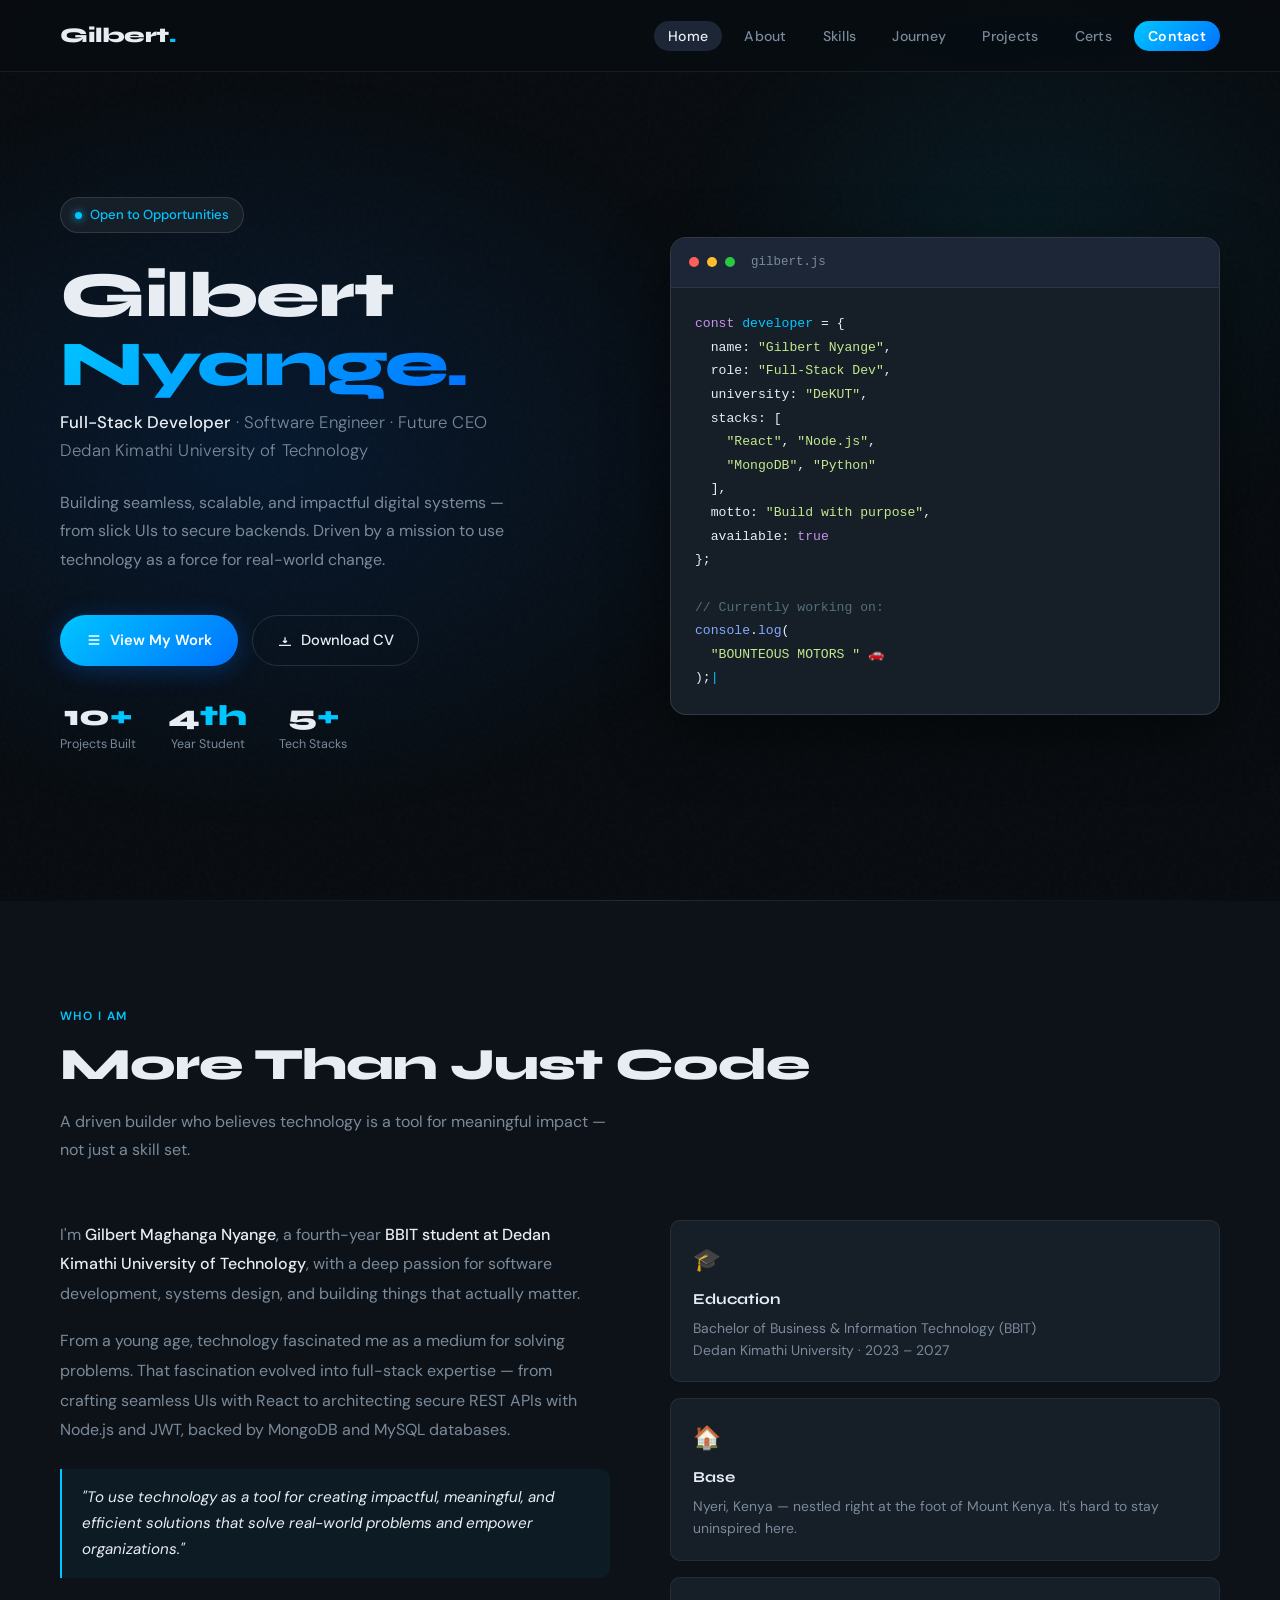
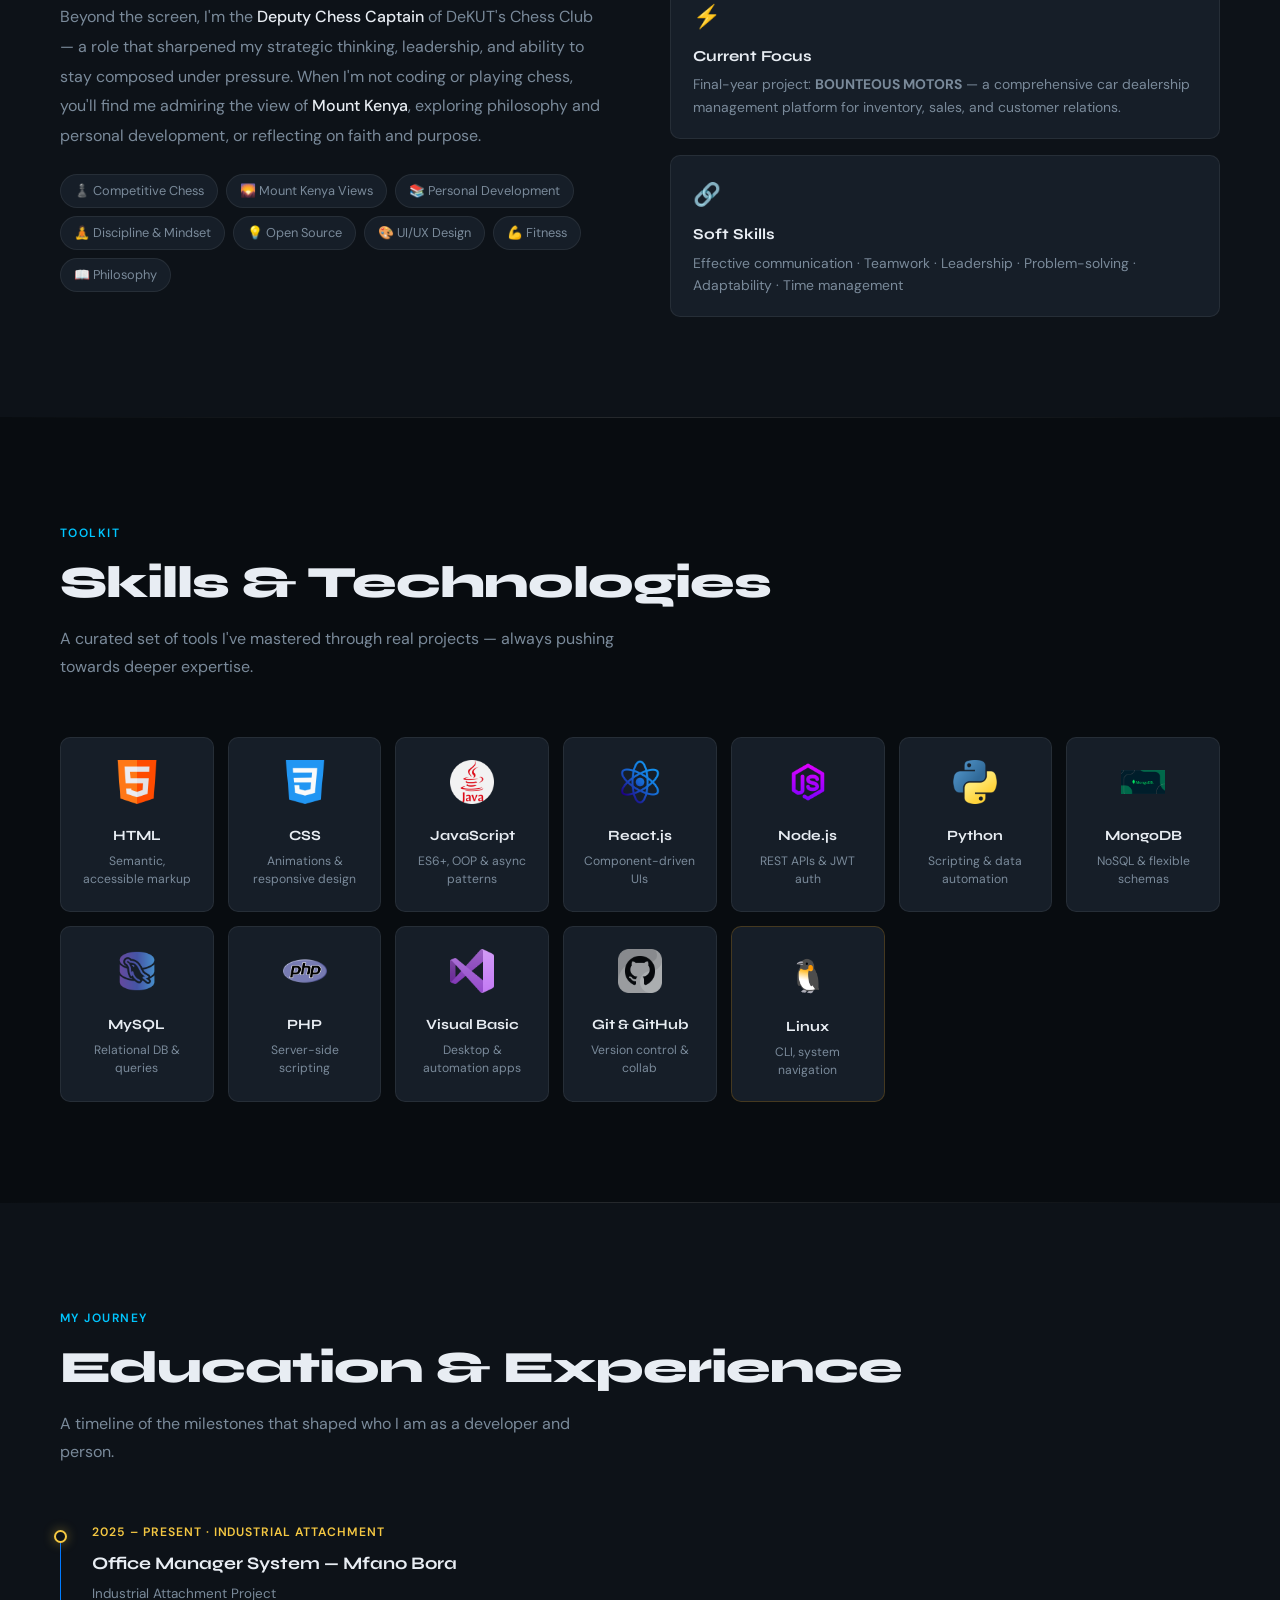
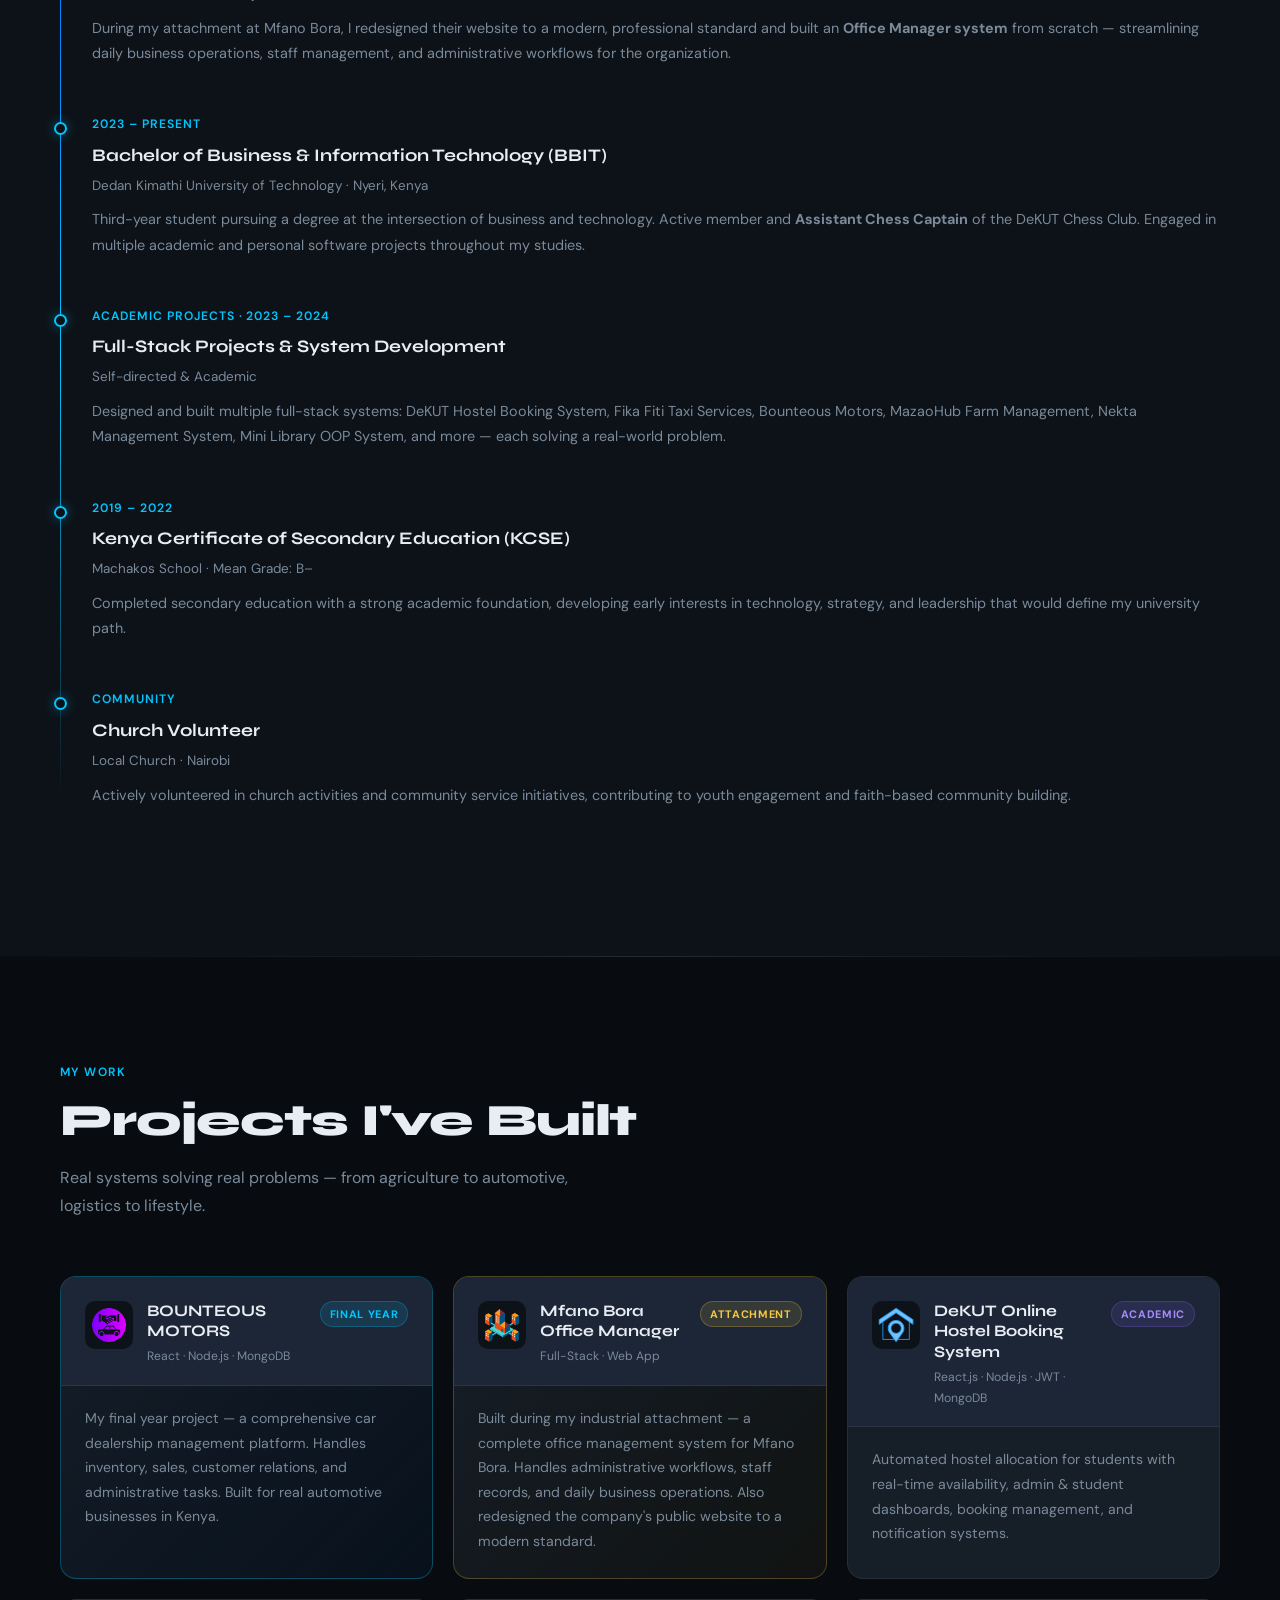
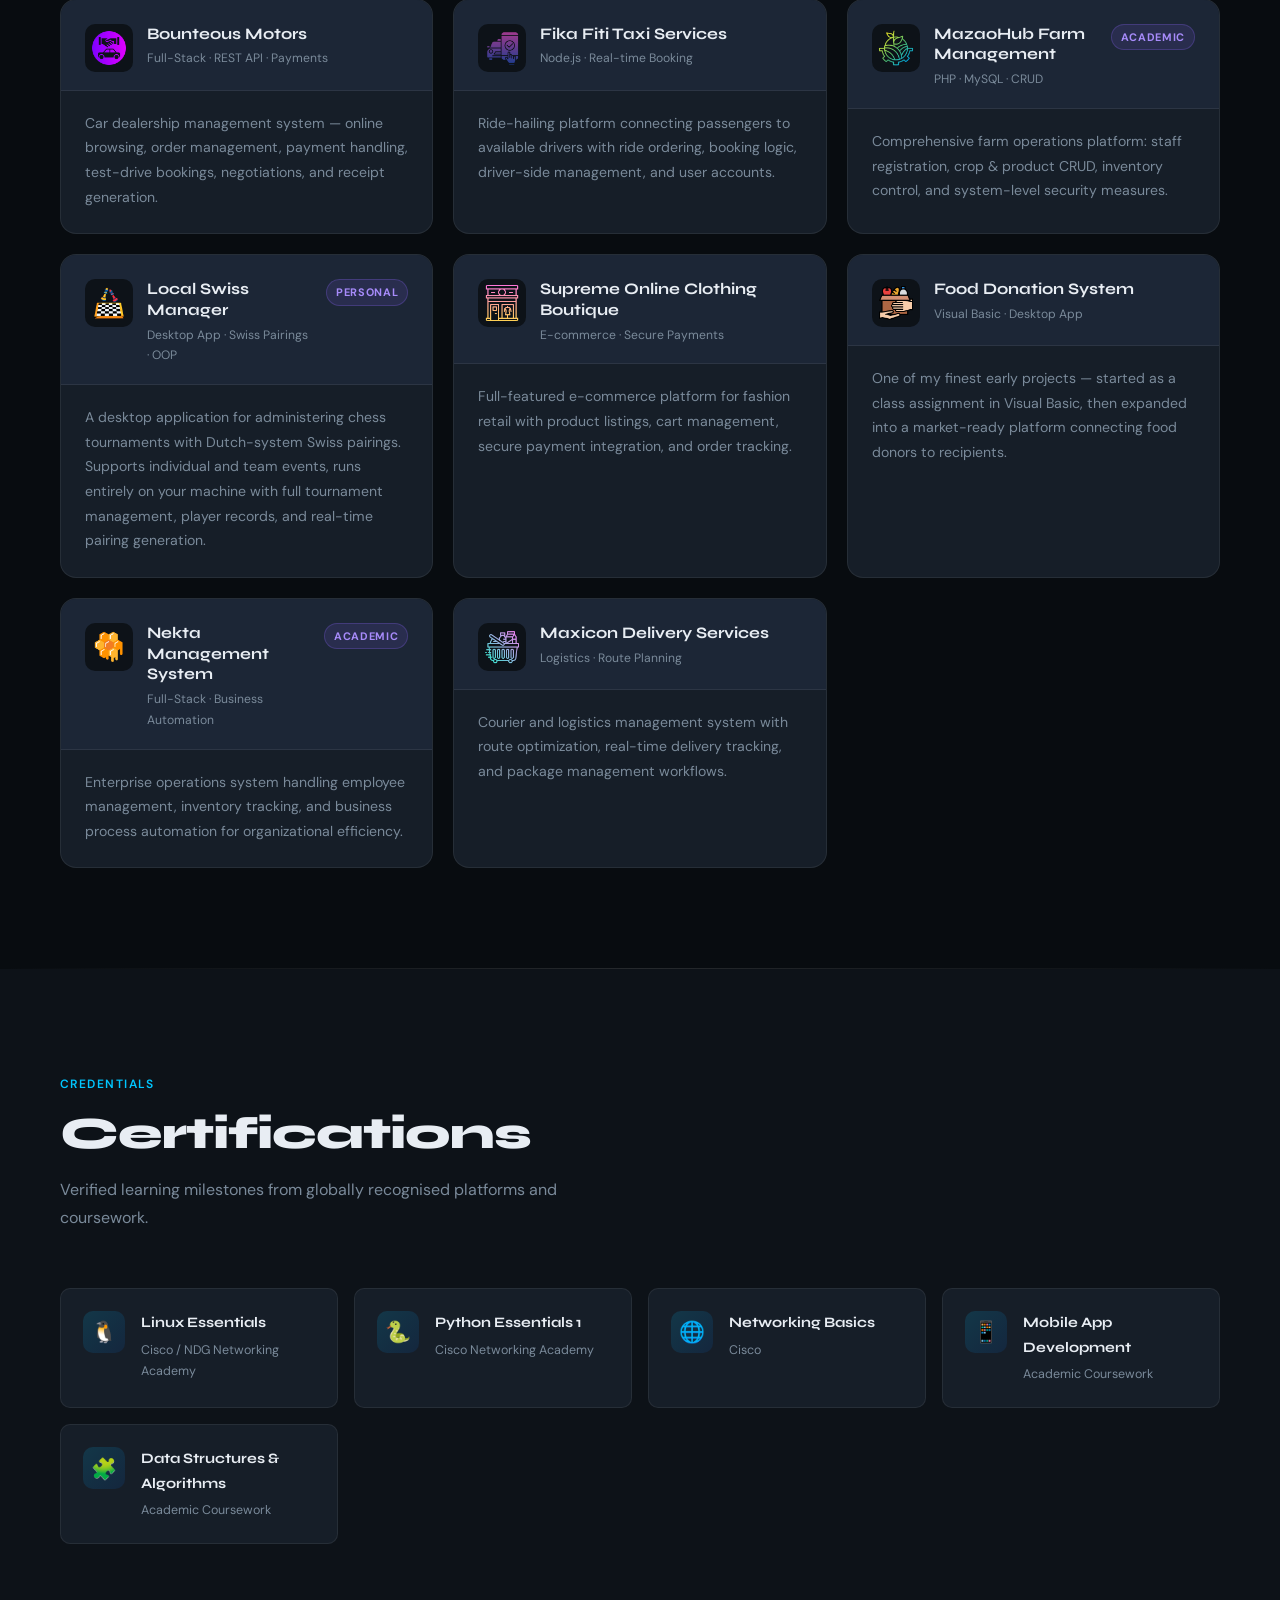
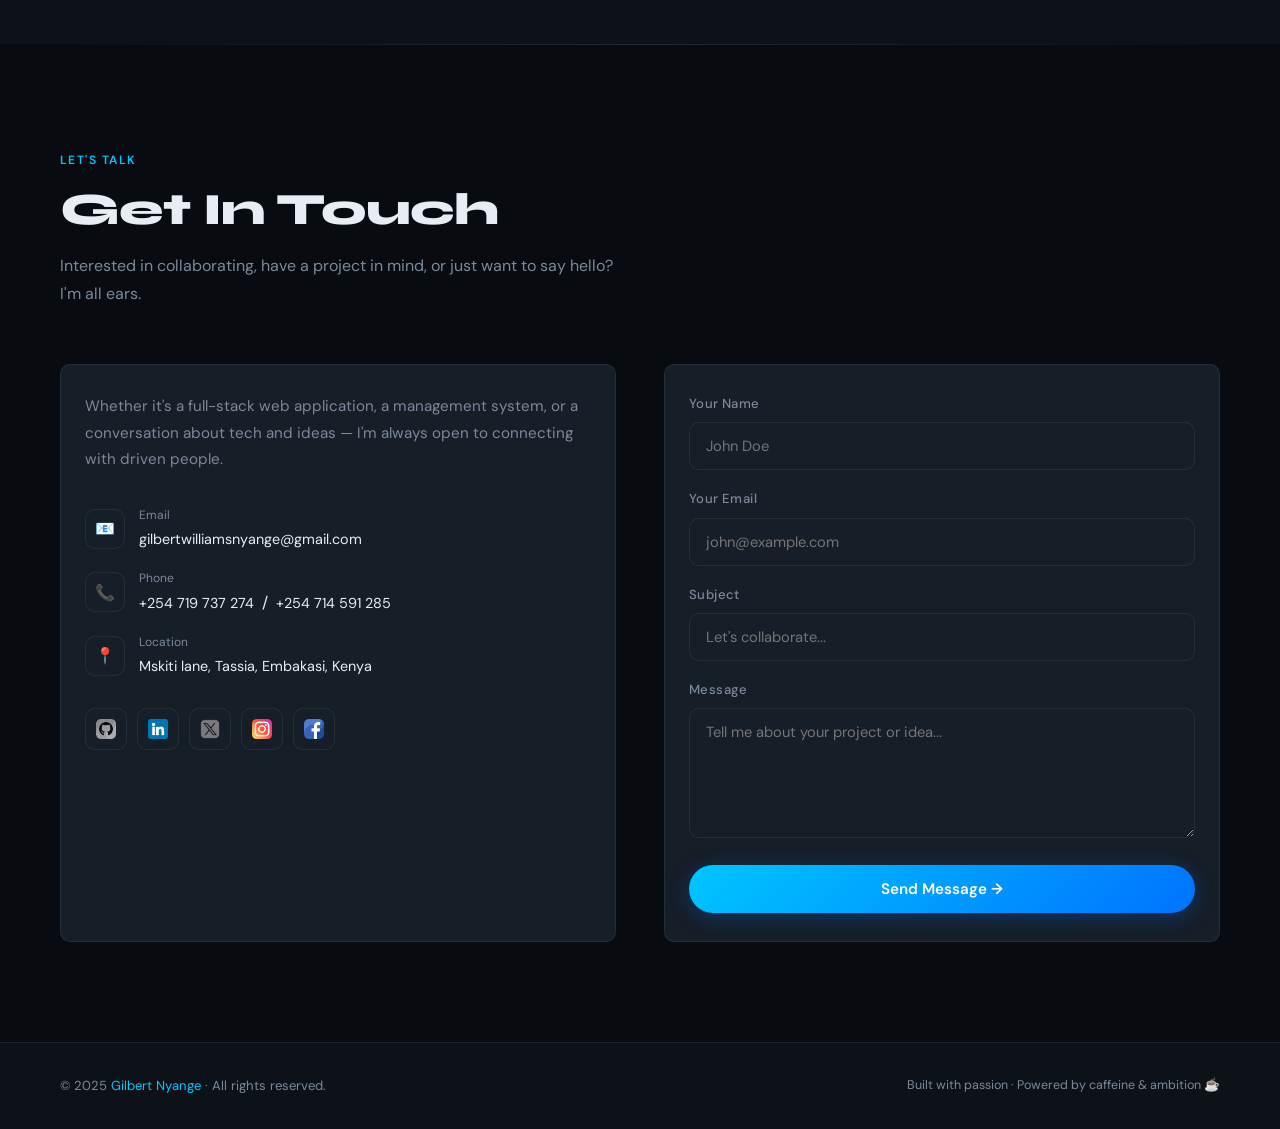
<file: index.html>
<!doctype html>
<html lang="en">
  <head>
    <meta charset="UTF-8" />
    <meta name="viewport" content="width=device-width, initial-scale=1.0" />
    <title>Gilbert Nyange — Portfolio</title>
    <link rel="preconnect" href="https://fonts.googleapis.com" />
    <link rel="preconnect" href="https://fonts.gstatic.com" crossorigin />
    <link
      href="https://fonts.googleapis.com/css2?family=Syne:wght@400;600;700;800&family=DM+Sans:ital,opsz,wght@0,9..40,300;0,9..40,400;0,9..40,500;1,9..40,300&display=swap"
      rel="stylesheet"
    />
    <style>
      /* ── RESET & BASE ────────────────────────────────────── */
      *,
      *::before,
      *::after {
        box-sizing: border-box;
        margin: 0;
        padding: 0;
      }

      :root {
        --bg: #080c10;
        --bg2: #0d1218;
        --bg3: #121921;
        --surface: #161e28;
        --surface2: #1c2636;
        --border: rgba(255, 255, 255, 0.07);
        --border2: rgba(255, 255, 255, 0.12);
        --accent: #00c6ff;
        --accent2: #0072ff;
        --gold: #f5c842;
        --text: #e8edf3;
        --muted: #7a8a9a;
        --dim: #3a4a5a;
        --font-display: "Syne", sans-serif;
        --font-body: "DM Sans", sans-serif;
        --nav-h: 72px;
        --max-w: 1160px;
        --radius: 16px;
        --radius-sm: 10px;
      }

      html {
        scroll-behavior: smooth;
      }

      body {
        background: var(--bg);
        color: var(--text);
        font-family: var(--font-body);
        font-size: 16px;
        line-height: 1.7;
        overflow-x: hidden;
      }

      /* Noise grain overlay */
      body::before {
        content: "";
        position: fixed;
        inset: 0;
        z-index: 0;
        background-image: url("data:image/svg+xml,%3Csvg viewBox='0 0 256 256' xmlns='http://www.w3.org/2000/svg'%3E%3Cfilter id='noise'%3E%3CfeTurbulence type='fractalNoise' baseFrequency='0.9' numOctaves='4' stitchTiles='stitch'/%3E%3C/filter%3E%3Crect width='100%25' height='100%25' filter='url(%23noise)' opacity='1'/%3E%3C/svg%3E");
        opacity: 0.025;
        pointer-events: none;
      }

      /* ── SCROLLBAR ───────────────────────────────────────── */
      ::-webkit-scrollbar {
        width: 4px;
      }
      ::-webkit-scrollbar-track {
        background: var(--bg);
      }
      ::-webkit-scrollbar-thumb {
        background: var(--accent2);
        border-radius: 2px;
      }

      /* ── SELECTION ──────────────────────────────────────── */
      ::selection {
        background: rgba(0, 198, 255, 0.2);
        color: var(--accent);
      }

      /* ── NAVBAR ─────────────────────────────────────────── */
      nav {
        position: fixed;
        top: 0;
        left: 0;
        right: 0;
        height: var(--nav-h);
        z-index: 1000;
        display: flex;
        align-items: center;
        justify-content: space-between;
        padding: 0 clamp(20px, 5vw, 60px);
        background: rgba(8, 12, 16, 0.75);
        backdrop-filter: blur(20px) saturate(180%);
        border-bottom: 1px solid var(--border);
        transition: background 0.3s;
      }

      nav.scrolled {
        background: rgba(8, 12, 16, 0.95);
      }

      .nav-logo {
        font-family: var(--font-display);
        font-size: 1.3rem;
        font-weight: 800;
        color: var(--text);
        text-decoration: none;
        letter-spacing: -0.5px;
      }
      .nav-logo span {
        color: var(--accent);
      }

      .nav-links {
        display: flex;
        gap: 8px;
        list-style: none;
      }

      .nav-links a {
        color: var(--muted);
        text-decoration: none;
        font-size: 0.88rem;
        font-weight: 500;
        padding: 6px 14px;
        border-radius: 40px;
        letter-spacing: 0.02em;
        transition:
          color 0.2s,
          background 0.2s;
      }
      .nav-links a:hover,
      .nav-links a.active {
        color: var(--text);
        background: var(--surface2);
      }

      .nav-cta {
        background: linear-gradient(
          135deg,
          var(--accent),
          var(--accent2)
        ) !important;
        color: #fff !important;
        font-weight: 600 !important;
      }
      .nav-cta:hover {
        opacity: 0.88;
      }

      .hamburger {
        display: none;
        flex-direction: column;
        gap: 5px;
        cursor: pointer;
        padding: 4px;
        background: none;
        border: none;
      }
      .hamburger span {
        display: block;
        width: 24px;
        height: 2px;
        background: var(--text);
        border-radius: 2px;
        transition:
          transform 0.3s,
          opacity 0.3s;
      }

      /* ── SECTIONS WRAPPER ────────────────────────────────── */
      section {
        position: relative;
        z-index: 1;
      }

      /* ── HERO ────────────────────────────────────────────── */
      #home {
        min-height: 100vh;
        display: flex;
        align-items: center;
        padding: calc(var(--nav-h) + 60px) clamp(20px, 5vw, 60px) 80px;
        overflow: hidden;
      }

      /* Animated gradient orbs */
      #home::after {
        content: "";
        position: absolute;
        inset: 0;
        z-index: 0;
        background:
          radial-gradient(
            ellipse 60% 60% at 20% 50%,
            rgba(0, 114, 255, 0.13) 0%,
            transparent 70%
          ),
          radial-gradient(
            ellipse 40% 50% at 80% 30%,
            rgba(0, 198, 255, 0.08) 0%,
            transparent 70%
          );
        animation: orb 12s ease-in-out infinite alternate;
      }
      @keyframes orb {
        0% {
          background-position:
            20% 50%,
            80% 30%;
        }
        100% {
          background-position:
            25% 55%,
            75% 25%;
        }
      }

      .hero-inner {
        position: relative;
        z-index: 1;
        max-width: var(--max-w);
        margin: auto;
        width: 100%;
        display: grid;
        grid-template-columns: 1fr 1fr;
        gap: 60px;
        align-items: center;
      }

      .hero-badge {
        display: inline-flex;
        align-items: center;
        gap: 8px;
        background: var(--surface);
        border: 1px solid var(--border2);
        color: var(--accent);
        font-size: 0.82rem;
        font-weight: 500;
        padding: 6px 14px;
        border-radius: 40px;
        margin-bottom: 28px;
        animation: fadeUp 0.7s ease both;
      }
      .hero-badge .dot {
        width: 7px;
        height: 7px;
        border-radius: 50%;
        background: var(--accent);
        box-shadow: 0 0 8px var(--accent);
        animation: pulse 2s ease-in-out infinite;
      }
      @keyframes pulse {
        0%,
        100% {
          opacity: 1;
          transform: scale(1);
        }
        50% {
          opacity: 0.5;
          transform: scale(0.8);
        }
      }

      .hero-name {
        font-family: var(--font-display);
        font-size: clamp(2.6rem, 5vw, 4rem);
        font-weight: 800;
        line-height: 1.08;
        letter-spacing: -1.5px;
        color: var(--text);
        margin-bottom: 8px;
        animation: fadeUp 0.7s 0.1s ease both;
      }
      .hero-name .glow {
        background: linear-gradient(135deg, var(--accent), var(--accent2));
        -webkit-background-clip: text;
        -webkit-text-fill-color: transparent;
        background-clip: text;
      }

      .hero-role {
        font-size: 1.05rem;
        font-weight: 300;
        color: var(--muted);
        margin-bottom: 24px;
        letter-spacing: 0.01em;
        animation: fadeUp 0.7s 0.2s ease both;
      }
      .hero-role strong {
        color: var(--text);
        font-weight: 500;
      }

      .hero-desc {
        font-size: 1rem;
        color: var(--muted);
        max-width: 480px;
        line-height: 1.8;
        margin-bottom: 40px;
        animation: fadeUp 0.7s 0.3s ease both;
      }

      .hero-actions {
        display: flex;
        flex-wrap: wrap;
        gap: 14px;
        animation: fadeUp 0.7s 0.4s ease both;
      }

      .btn-primary {
        display: inline-flex;
        align-items: center;
        gap: 8px;
        background: linear-gradient(135deg, var(--accent), var(--accent2));
        color: #fff;
        font-weight: 600;
        font-size: 0.92rem;
        padding: 13px 26px;
        border-radius: 40px;
        text-decoration: none;
        border: none;
        cursor: pointer;
        transition:
          transform 0.2s,
          box-shadow 0.2s,
          opacity 0.2s;
        box-shadow: 0 4px 24px rgba(0, 114, 255, 0.3);
      }
      .btn-primary:hover {
        transform: translateY(-2px);
        box-shadow: 0 8px 32px rgba(0, 114, 255, 0.45);
      }

      .btn-ghost {
        display: inline-flex;
        align-items: center;
        gap: 8px;
        background: transparent;
        color: var(--text);
        font-weight: 500;
        font-size: 0.92rem;
        padding: 12px 24px;
        border-radius: 40px;
        text-decoration: none;
        border: 1px solid var(--border2);
        transition:
          border-color 0.2s,
          background 0.2s,
          transform 0.2s;
      }
      .btn-ghost:hover {
        border-color: var(--accent);
        background: rgba(0, 198, 255, 0.06);
        transform: translateY(-2px);
      }

      /* Hero visual — code card */
      .hero-visual {
        animation: fadeUp 0.7s 0.5s ease both;
      }

      .code-card {
        background: var(--surface);
        border: 1px solid var(--border2);
        border-radius: var(--radius);
        overflow: hidden;
        box-shadow: 0 20px 60px rgba(0, 0, 0, 0.5);
      }
      .code-header {
        display: flex;
        align-items: center;
        gap: 8px;
        padding: 14px 18px;
        background: var(--surface2);
        border-bottom: 1px solid var(--border);
      }
      .code-header .dot {
        width: 10px;
        height: 10px;
        border-radius: 50%;
      }
      .code-header .d1 {
        background: #ff5f57;
      }
      .code-header .d2 {
        background: #febc2e;
      }
      .code-header .d3 {
        background: #28c840;
      }
      .code-header .filename {
        font-size: 0.78rem;
        color: var(--muted);
        margin-left: 8px;
        font-family: "Courier New", monospace;
      }
      .code-body {
        padding: 24px;
        font-family: "Courier New", monospace;
        font-size: 0.82rem;
        line-height: 1.8;
      }
      .c-keyword {
        color: #c792ea;
      }
      .c-fn {
        color: #82aaff;
      }
      .c-string {
        color: #c3e88d;
      }
      .c-comment {
        color: #546e7a;
      }
      .c-var {
        color: var(--accent);
      }
      .c-num {
        color: #f78c6c;
      }

      /* Stats row */
      .hero-stats {
        display: flex;
        gap: 32px;
        margin-top: 36px;
        animation: fadeUp 0.7s 0.55s ease both;
      }
      .stat {
        display: flex;
        flex-direction: column;
        align-items: center;
      }
      .stat-num {
        font-family: var(--font-display);
        font-size: 1.8rem;
        font-weight: 800;
        color: var(--text);
        line-height: 1;
      }
      .stat-num span {
        color: var(--accent);
      }
      .stat-label {
        font-size: 0.78rem;
        color: var(--muted);
        margin-top: 3px;
      }

      /* ── SECTION SHELL ───────────────────────────────────── */
      .section-shell {
        padding: 100px clamp(20px, 5vw, 60px);
        max-width: calc(var(--max-w) + 120px);
        margin: auto;
      }

      .section-tag {
        display: inline-block;
        font-size: 0.75rem;
        font-weight: 600;
        letter-spacing: 0.12em;
        text-transform: uppercase;
        color: var(--accent);
        margin-bottom: 14px;
      }

      .section-title {
        font-family: var(--font-display);
        font-size: clamp(2rem, 3.5vw, 2.8rem);
        font-weight: 800;
        letter-spacing: -1px;
        color: var(--text);
        line-height: 1.1;
        margin-bottom: 18px;
      }

      .section-sub {
        color: var(--muted);
        font-size: 1rem;
        max-width: 560px;
        line-height: 1.75;
        margin-bottom: 56px;
      }

      /* ── DIVIDER ─────────────────────────────────────────── */
      .divider {
        height: 1px;
        background: linear-gradient(
          90deg,
          transparent,
          var(--border2),
          transparent
        );
        margin: 0;
      }

      /* ── ABOUT ───────────────────────────────────────────── */
      #about {
        background: var(--bg2);
      }

      .about-grid {
        display: grid;
        grid-template-columns: 1fr 1fr;
        gap: 60px;
        align-items: start;
      }

      .about-text p {
        color: var(--muted);
        line-height: 1.85;
        margin-bottom: 18px;
      }
      .about-text p strong {
        color: var(--text);
        font-weight: 500;
      }

      .about-mission {
        border-left: 2px solid var(--accent);
        padding: 16px 20px;
        background: rgba(0, 198, 255, 0.05);
        border-radius: 0 var(--radius-sm) var(--radius-sm) 0;
        margin: 24px 0;
        font-style: italic;
        color: var(--text);
        font-size: 0.95rem;
        line-height: 1.7;
      }

      .about-cards {
        display: flex;
        flex-direction: column;
        gap: 16px;
      }

      .info-card {
        background: var(--surface);
        border: 1px solid var(--border);
        border-radius: var(--radius-sm);
        padding: 20px 22px;
        transition:
          border-color 0.25s,
          transform 0.25s;
      }
      .info-card:hover {
        border-color: var(--border2);
        transform: translateY(-2px);
      }
      .info-card-icon {
        font-size: 1.4rem;
        margin-bottom: 8px;
      }
      .info-card-title {
        font-family: var(--font-display);
        font-weight: 700;
        font-size: 0.95rem;
        color: var(--text);
        margin-bottom: 4px;
      }
      .info-card-body {
        font-size: 0.87rem;
        color: var(--muted);
        line-height: 1.6;
      }

      /* Hobbies tags */
      .tags {
        display: flex;
        flex-wrap: wrap;
        gap: 8px;
        margin-top: 24px;
      }
      .tag {
        display: inline-flex;
        align-items: center;
        gap: 5px;
        padding: 5px 13px;
        border-radius: 40px;
        background: var(--surface);
        border: 1px solid var(--border);
        font-size: 0.8rem;
        color: var(--muted);
        transition:
          border-color 0.2s,
          color 0.2s;
      }
      .tag:hover {
        border-color: var(--accent);
        color: var(--accent);
      }

      /* ── SKILLS ──────────────────────────────────────────── */
      #skills {
        background: var(--bg);
      }

      .skills-grid {
        display: grid;
        grid-template-columns: repeat(auto-fill, minmax(150px, 1fr));
        gap: 14px;
      }

      .skill-card {
        background: var(--surface);
        border: 1px solid var(--border);
        border-radius: var(--radius-sm);
        padding: 22px 16px;
        text-align: center;
        cursor: default;
        transition:
          border-color 0.25s,
          transform 0.25s,
          background 0.25s;
        position: relative;
        overflow: hidden;
      }
      .skill-card::before {
        content: "";
        position: absolute;
        inset: 0;
        background: radial-gradient(
          circle at 50% 0%,
          rgba(0, 198, 255, 0.08) 0%,
          transparent 70%
        );
        opacity: 0;
        transition: opacity 0.3s;
      }
      .skill-card:hover {
        border-color: rgba(0, 198, 255, 0.4);
        transform: translateY(-4px);
        background: var(--surface2);
      }
      .skill-card:hover::before {
        opacity: 1;
      }

      .skill-img {
        width: 44px;
        height: 44px;
        object-fit: contain;
        margin-bottom: 12px;
        transition: transform 0.3s;
      }
      .skill-card:hover .skill-img {
        transform: scale(1.12) rotate(-3deg);
      }

      .skill-name {
        font-family: var(--font-display);
        font-weight: 700;
        font-size: 0.88rem;
        color: var(--text);
        margin-bottom: 4px;
      }
      .skill-desc {
        font-size: 0.76rem;
        color: var(--muted);
        line-height: 1.5;
      }

      /* ── TIMELINE / EXPERIENCE ───────────────────────────── */
      #experience {
        background: var(--bg2);
      }

      .timeline {
        position: relative;
        padding-left: 32px;
      }
      .timeline::before {
        content: "";
        position: absolute;
        left: 0;
        top: 8px;
        bottom: 8px;
        width: 1px;
        background: linear-gradient(
          to bottom,
          var(--accent2),
          var(--accent),
          transparent
        );
      }

      .tl-item {
        position: relative;
        margin-bottom: 48px;
        opacity: 0;
        transform: translateX(-20px);
        transition:
          opacity 0.5s,
          transform 0.5s;
      }
      .tl-item.visible {
        opacity: 1;
        transform: translateX(0);
      }

      .tl-dot {
        position: absolute;
        left: -38px;
        top: 8px;
        width: 13px;
        height: 13px;
        border-radius: 50%;
        background: var(--bg2);
        border: 2px solid var(--accent);
        box-shadow: 0 0 12px rgba(0, 198, 255, 0.4);
      }
      .tl-dot.gold {
        border-color: var(--gold);
        box-shadow: 0 0 12px rgba(245, 200, 66, 0.4);
      }

      .tl-date {
        font-size: 0.76rem;
        font-weight: 600;
        letter-spacing: 0.08em;
        text-transform: uppercase;
        color: var(--accent);
        margin-bottom: 6px;
      }
      .tl-dot.gold + * + .tl-date {
        color: var(--gold);
      }

      .tl-title {
        font-family: var(--font-display);
        font-weight: 700;
        font-size: 1.1rem;
        color: var(--text);
        margin-bottom: 4px;
      }
      .tl-org {
        font-size: 0.84rem;
        color: var(--muted);
        margin-bottom: 10px;
      }
      .tl-body {
        font-size: 0.9rem;
        color: var(--muted);
        line-height: 1.75;
      }

      /* ── PROJECTS ────────────────────────────────────────── */
      #projects {
        background: var(--bg);
      }

      .projects-grid {
        display: grid;
        grid-template-columns: repeat(auto-fill, minmax(320px, 1fr));
        gap: 20px;
      }

      .proj-card {
        background: var(--surface);
        border: 1px solid var(--border);
        border-radius: var(--radius);
        overflow: hidden;
        transition:
          border-color 0.25s,
          transform 0.25s,
          box-shadow 0.25s;
        display: flex;
        flex-direction: column;
      }
      .proj-card:hover {
        border-color: rgba(0, 198, 255, 0.35);
        transform: translateY(-5px);
        box-shadow: 0 16px 48px rgba(0, 0, 0, 0.45);
      }

      .proj-header {
        padding: 24px 24px 18px;
        border-bottom: 1px solid var(--border);
        background: var(--surface2);
        display: flex;
        align-items: flex-start;
        gap: 14px;
      }
      .proj-icon {
        width: 48px;
        height: 48px;
        object-fit: contain;
        border-radius: 10px;
        background: var(--bg2);
        padding: 6px;
        flex-shrink: 0;
      }
      .proj-meta {
        flex: 1;
      }
      .proj-title {
        font-family: var(--font-display);
        font-weight: 700;
        font-size: 1rem;
        color: var(--text);
        line-height: 1.3;
        margin-bottom: 4px;
      }
      .proj-stack {
        font-size: 0.76rem;
        color: var(--muted);
      }

      .proj-badge {
        font-size: 0.68rem;
        font-weight: 700;
        letter-spacing: 0.06em;
        text-transform: uppercase;
        padding: 3px 9px;
        border-radius: 40px;
      }
      .badge-new {
        background: rgba(0, 198, 255, 0.12);
        color: var(--accent);
        border: 1px solid rgba(0, 198, 255, 0.25);
      }
      .badge-featured {
        background: rgba(245, 200, 66, 0.12);
        color: var(--gold);
        border: 1px solid rgba(245, 200, 66, 0.25);
      }
      .badge-academic {
        background: rgba(138, 100, 255, 0.12);
        color: #a78bfa;
        border: 1px solid rgba(138, 100, 255, 0.25);
      }

      .proj-body {
        padding: 20px 24px 24px;
        flex: 1;
      }
      .proj-desc {
        font-size: 0.88rem;
        color: var(--muted);
        line-height: 1.75;
      }

      /* Attachment highlight card */
      .proj-card.featured {
        border-color: rgba(245, 200, 66, 0.25);
        background: linear-gradient(
          135deg,
          var(--surface) 0%,
          rgba(245, 200, 66, 0.04) 100%
        );
      }
      .proj-card.final-year {
        border-color: rgba(0, 198, 255, 0.3);
        background: linear-gradient(
          135deg,
          var(--surface) 0%,
          rgba(0, 114, 255, 0.05) 100%
        );
      }

      /* ── CERTIFICATIONS ──────────────────────────────────── */
      #certs {
        background: var(--bg2);
      }

      .certs-grid {
        display: grid;
        grid-template-columns: repeat(auto-fill, minmax(260px, 1fr));
        gap: 16px;
      }

      .cert-card {
        background: var(--surface);
        border: 1px solid var(--border);
        border-radius: var(--radius-sm);
        padding: 22px 22px;
        display: flex;
        gap: 16px;
        align-items: flex-start;
        transition:
          border-color 0.25s,
          transform 0.25s;
      }
      .cert-card:hover {
        border-color: var(--border2);
        transform: translateY(-3px);
      }
      .cert-icon {
        width: 42px;
        height: 42px;
        border-radius: 10px;
        background: linear-gradient(
          135deg,
          rgba(0, 198, 255, 0.15),
          rgba(0, 114, 255, 0.1)
        );
        display: flex;
        align-items: center;
        justify-content: center;
        font-size: 1.3rem;
        flex-shrink: 0;
      }
      .cert-name {
        font-family: var(--font-display);
        font-weight: 700;
        font-size: 0.9rem;
        color: var(--text);
        margin-bottom: 4px;
      }
      .cert-issuer {
        font-size: 0.78rem;
        color: var(--muted);
      }

      /* ── CONTACT ─────────────────────────────────────────── */
      #contact {
        background: var(--bg);
      }

      .contact-grid {
        display: grid;
        grid-template-columns: 1fr 1fr;
        gap: 48px;
      }

      .contact-info-block {
        background: var(--surface);
        border: 1px solid var(--border);
        border-radius: var(--radius-sm);
        padding: 28px 24px;
      }
      .contact-info-block p {
        color: var(--muted);
        font-size: 0.95rem;
        line-height: 1.75;
        margin-bottom: 32px;
      }

      .contact-detail {
        display: flex;
        gap: 14px;
        align-items: center;
        margin-bottom: 16px;
      }
      .contact-detail-icon {
        width: 40px;
        height: 40px;
        border-radius: 10px;
        background: var(--surface);
        border: 1px solid var(--border);
        display: flex;
        align-items: center;
        justify-content: center;
        font-size: 1rem;
        flex-shrink: 0;
      }
      .contact-detail-text a,
      .contact-detail-text span {
        color: var(--text);
        font-size: 0.9rem;
        text-decoration: none;
        transition: color 0.2s;
      }
      .contact-detail-text a:hover {
        color: var(--accent);
      }
      .contact-detail-label {
        font-size: 0.75rem;
        color: var(--muted);
      }

      .social-row {
        display: flex;
        gap: 10px;
        margin-top: 28px;
      }
      .social-btn {
        width: 42px;
        height: 42px;
        border-radius: 10px;
        background: var(--surface);
        border: 1px solid var(--border);
        display: flex;
        align-items: center;
        justify-content: center;
        transition:
          border-color 0.2s,
          transform 0.2s,
          background 0.2s;
        cursor: pointer;
        text-decoration: none;
      }
      .social-btn:hover {
        border-color: var(--accent);
        background: rgba(0, 198, 255, 0.08);
        transform: translateY(-3px);
      }
      .social-btn img {
        width: 20px;
        height: 20px;
        object-fit: contain;
      }

      /* Contact form */
      .contact-form-block {
        background: var(--surface);
        border: 1px solid var(--border);
        border-radius: var(--radius-sm);
        padding: 28px 24px;
      }

      .form-group {
        margin-bottom: 18px;
      }

      .form-label {
        display: block;
        font-size: 0.82rem;
        font-weight: 500;
        color: var(--muted);
        margin-bottom: 7px;
        letter-spacing: 0.03em;
      }

      .form-input,
      .form-textarea {
        width: 100%;
        padding: 13px 16px;
        background: var(--surface);
        border: 1px solid var(--border);
        border-radius: var(--radius-sm);
        color: var(--text);
        font-family: var(--font-body);
        font-size: 0.92rem;
        transition:
          border-color 0.2s,
          box-shadow 0.2s;
        outline: none;
      }
      .form-input:focus,
      .form-textarea:focus {
        border-color: rgba(0, 198, 255, 0.45);
        box-shadow: 0 0 0 3px rgba(0, 198, 255, 0.1);
      }
      .form-textarea {
        resize: vertical;
        min-height: 130px;
      }

      .form-submit {
        width: 100%;
        padding: 14px;
        background: linear-gradient(135deg, var(--accent), var(--accent2));
        color: #fff;
        font-weight: 600;
        font-size: 0.95rem;
        border: none;
        border-radius: 40px;
        cursor: pointer;
        font-family: var(--font-body);
        transition:
          transform 0.2s,
          box-shadow 0.2s,
          opacity 0.2s;
        box-shadow: 0 4px 20px rgba(0, 114, 255, 0.3);
      }
      .form-submit:hover {
        transform: translateY(-2px);
        box-shadow: 0 8px 28px rgba(0, 114, 255, 0.45);
      }

      /* ── FOOTER ──────────────────────────────────────────── */
      footer {
        background: var(--bg2);
        border-top: 1px solid var(--border);
        padding: 32px clamp(20px, 5vw, 60px);
        display: flex;
        justify-content: space-between;
        align-items: center;
        flex-wrap: wrap;
        gap: 12px;
        position: relative;
        z-index: 1;
      }
      footer p {
        font-size: 0.82rem;
        color: var(--muted);
      }
      footer a {
        color: var(--accent);
        text-decoration: none;
      }

      /* ── ANIMATIONS ──────────────────────────────────────── */
      @keyframes fadeUp {
        from {
          opacity: 0;
          transform: translateY(24px);
        }
        to {
          opacity: 1;
          transform: translateY(0);
        }
      }

      .reveal {
        opacity: 0;
        transform: translateY(28px);
        transition:
          opacity 0.6s ease,
          transform 0.6s ease;
      }
      .reveal.visible {
        opacity: 1;
        transform: translateY(0);
      }

      /* cursor blink */
      .cursor {
        display: inline-block;
        color: var(--accent);
        animation: blink 1s step-end infinite;
      }
      @keyframes blink {
        0%,
        100% {
          opacity: 1;
        }
        50% {
          opacity: 0;
        }
      }

      /* ── RESPONSIVE ──────────────────────────────────────── */
      @media (max-width: 900px) {
        .hero-inner {
          grid-template-columns: 1fr;
        }
        .hero-visual {
          display: none;
        }
        .about-grid,
        .contact-grid {
          grid-template-columns: 1fr;
        }
      }

      @media (max-width: 640px) {
        .nav-links {
          display: none;
        }
        .nav-links.open {
          display: flex;
          flex-direction: column;
          position: fixed;
          top: var(--nav-h);
          left: 0;
          right: 0;
          background: rgba(8, 12, 16, 0.97);
          padding: 24px;
          border-bottom: 1px solid var(--border);
          gap: 4px;
        }
        .hamburger {
          display: flex;
        }
        .hero-stats {
          flex-wrap: wrap;
          gap: 20px;
        }
      }
    </style>
  </head>
  <body>
    <!-- ═══════════════ NAV ═══════════════ -->
    <nav id="navbar">
      <a href="#home" class="nav-logo">Gilbert<span>.</span></a>
      <ul class="nav-links" id="navLinks">
        <li><a href="#home" class="active">Home</a></li>
        <li><a href="#about">About</a></li>
        <li><a href="#skills">Skills</a></li>
        <li><a href="#experience">Journey</a></li>
        <li><a href="#projects">Projects</a></li>
        <li><a href="#certs">Certs</a></li>
        <li><a href="#contact" class="nav-cta">Contact</a></li>
      </ul>
      <button class="hamburger" id="hamburger" aria-label="Menu">
        <span></span><span></span><span></span>
      </button>
    </nav>

    <!-- ═══════════════ HERO ═══════════════ -->
    <section id="home">
      <div class="hero-inner">
        <div class="hero-left">
          <div class="hero-badge">
            <span class="dot"></span> Open to Opportunities
          </div>
          <h1 class="hero-name">
            Gilbert<br /><span class="glow">Nyange.</span>
          </h1>
          <p class="hero-role">
            <strong>Full-Stack Developer</strong> · Software Engineer · Future
            CEO<br />
            Dedan Kimathi University of Technology
          </p>
          <p class="hero-desc">
            Building seamless, scalable, and impactful digital systems — from
            slick UIs to secure backends. Driven by a mission to use technology
            as a force for real-world change.
          </p>
          <div class="hero-actions">
            <a href="#projects" class="btn-primary">
              <svg
                width="16"
                height="16"
                fill="none"
                viewBox="0 0 24 24"
                stroke="currentColor"
                stroke-width="2"
              >
                <path d="M4 6h16M4 12h16M4 18h16" />
              </svg>
              View My Work
            </a>
            <a
              href="CURRICULUM_VITAE_-_Gilbert_Nyange.docx"
              download
              class="btn-ghost"
            >
              <svg
                width="16"
                height="16"
                fill="none"
                viewBox="0 0 24 24"
                stroke="currentColor"
                stroke-width="2"
              >
                <path d="M12 16v-8m0 8l-3-3m3 3l3-3M3 20h18" />
              </svg>
              Download CV
            </a>
          </div>
          <div class="hero-stats">
            <div class="stat">
              <div class="stat-num">10<span>+</span></div>
              <div class="stat-label">Projects Built</div>
            </div>
            <div class="stat">
              <div class="stat-num">4<span>th</span></div>
              <div class="stat-label">Year Student</div>
            </div>
            <div class="stat">
              <div class="stat-num">5<span>+</span></div>
              <div class="stat-label">Tech Stacks</div>
            </div>
          </div>
        </div>

        <div class="hero-visual">
          <div class="code-card">
            <div class="code-header">
              <span class="dot d1"></span>
              <span class="dot d2"></span>
              <span class="dot d3"></span>
              <span class="filename">gilbert.js</span>
            </div>
            <div class="code-body">
              <div>
                <span class="c-keyword">const</span>
                <span class="c-var">developer</span> = {
              </div>
              <div>
                &nbsp;&nbsp;name:
                <span class="c-string">"Gilbert Nyange"</span>,
              </div>
              <div>
                &nbsp;&nbsp;role:
                <span class="c-string">"Full-Stack Dev"</span>,
              </div>
              <div>
                &nbsp;&nbsp;university: <span class="c-string">"DeKUT"</span>,
              </div>
              <div>&nbsp;&nbsp;stacks: [</div>
              <div>
                &nbsp;&nbsp;&nbsp;&nbsp;<span class="c-string">"React"</span>,
                <span class="c-string">"Node.js"</span>,
              </div>
              <div>
                &nbsp;&nbsp;&nbsp;&nbsp;<span class="c-string">"MongoDB"</span>,
                <span class="c-string">"Python"</span>
              </div>
              <div>&nbsp;&nbsp;],</div>
              <div>
                &nbsp;&nbsp;motto:
                <span class="c-string">"Build with purpose"</span>,
              </div>
              <div>
                &nbsp;&nbsp;available: <span class="c-keyword">true</span>
              </div>
              <div>};</div>
              <br />
              <div><span class="c-comment">// Currently working on:</span></div>
              <div>
                <span class="c-fn">console</span>.<span class="c-fn">log</span>(
              </div>
              <div>
                &nbsp;&nbsp;<span class="c-string">"BOUNTEOUS MOTORS "</span>
                🚗
              </div>
              <div>);<span class="cursor">|</span></div>
            </div>
          </div>
        </div>
      </div>
    </section>

    <div class="divider"></div>

    <!-- ═══════════════ ABOUT ═══════════════ -->
    <section id="about">
      <div class="section-shell">
        <div class="reveal">
          <span class="section-tag">Who I Am</span>
          <h2 class="section-title">More Than Just Code</h2>
          <p class="section-sub">
            A driven builder who believes technology is a tool for meaningful
            impact — not just a skill set.
          </p>
        </div>
        <div class="about-grid">
          <div class="about-text reveal">
            <p>
              I'm <strong>Gilbert Maghanga Nyange</strong>, a fourth-year
              <strong
                >BBIT student at Dedan Kimathi University of Technology</strong
              >, with a deep passion for software development, systems design,
              and building things that actually matter.
            </p>
            <p>
              From a young age, technology fascinated me as a medium for solving
              problems. That fascination evolved into full-stack expertise —
              from crafting seamless UIs with React to architecting secure REST
              APIs with Node.js and JWT, backed by MongoDB and MySQL databases.
            </p>
            <div class="about-mission">
              "To use technology as a tool for creating impactful, meaningful,
              and efficient solutions that solve real-world problems and empower
              organizations."
            </div>
            <p>
              Beyond the screen, I'm the
              <strong>Deputy Chess Captain</strong> of DeKUT's Chess Club — a
              role that sharpened my strategic thinking, leadership, and ability
              to stay composed under pressure. When I'm not coding or playing
              chess, you'll find me admiring the view of
              <strong>Mount Kenya</strong>, exploring philosophy and personal
              development, or reflecting on faith and purpose.
            </p>
            <div class="tags">
              <span class="tag">♟️ Competitive Chess</span>
              <span class="tag">🌄 Mount Kenya Views</span>
              <span class="tag">📚 Personal Development</span>
              <span class="tag">🧘 Discipline & Mindset</span>
              <span class="tag">💡 Open Source</span>
              <span class="tag">🎨 UI/UX Design</span>
              <span class="tag">💪 Fitness</span>
              <span class="tag">📖 Philosophy</span>
            </div>
          </div>
          <div class="about-cards reveal">
            <div class="info-card">
              <div class="info-card-icon">🎓</div>
              <div class="info-card-title">Education</div>
              <div class="info-card-body">
                Bachelor of Business &amp; Information Technology (BBIT)<br />Dedan
                Kimathi University · 2023 – 2027
              </div>
            </div>
            <div class="info-card">
              <div class="info-card-icon">🏠</div>
              <div class="info-card-title">Base</div>
              <div class="info-card-body">
                Nyeri, Kenya — nestled right at the foot of Mount Kenya. It's
                hard to stay uninspired here.
              </div>
            </div>
            <div class="info-card">
              <div class="info-card-icon">⚡</div>
              <div class="info-card-title">Current Focus</div>
                <div class="info-card-body">
                Final-year project:
                <strong>BOUNTEOUS MOTORS</strong> — a comprehensive car
                dealership management platform for inventory, sales, and
                customer relations.
                </div>
            </div>
            <div class="info-card">
              <div class="info-card-icon">🔗</div>
              <div class="info-card-title">Soft Skills</div>
              <div class="info-card-body">
                Effective communication · Teamwork · Leadership ·
                Problem-solving · Adaptability · Time management
              </div>
            </div>
          </div>
        </div>
      </div>
    </section>

    <div class="divider"></div>

    <!-- ═══════════════ SKILLS ═══════════════ -->
    <section id="skills">
      <div class="section-shell">
        <div class="reveal">
          <span class="section-tag">Toolkit</span>
          <h2 class="section-title">Skills &amp; Technologies</h2>
          <p class="section-sub">
            A curated set of tools I've mastered through real projects — always
            pushing towards deeper expertise.
          </p>
        </div>
        <div class="skills-grid reveal">
          <div class="skill-card">
            <img src="html.png" alt="HTML" class="skill-img" />
            <div class="skill-name">HTML</div>
            <div class="skill-desc">Semantic, accessible markup</div>
          </div>
          <div class="skill-card">
            <img src="css.png" alt="CSS" class="skill-img" />
            <div class="skill-name">CSS</div>
            <div class="skill-desc">Animations &amp; responsive design</div>
          </div>
          <div class="skill-card">
            <img src="javascript.png" alt="JavaScript" class="skill-img" />
            <div class="skill-name">JavaScript</div>
            <div class="skill-desc">ES6+, OOP &amp; async patterns</div>
          </div>
          <div class="skill-card">
            <img src="react.png" alt="React" class="skill-img" />
            <div class="skill-name">React.js</div>
            <div class="skill-desc">Component-driven UIs</div>
          </div>
          <div class="skill-card">
            <img src="nodejs.png" alt="Node.js" class="skill-img" />
            <div class="skill-name">Node.js</div>
            <div class="skill-desc">REST APIs &amp; JWT auth</div>
          </div>
          <div class="skill-card">
            <img src="python.png" alt="Python" class="skill-img" />
            <div class="skill-name">Python</div>
            <div class="skill-desc">Scripting &amp; data automation</div>
          </div>
          <div class="skill-card">
            <img src="mongodb.png" alt="MongoDB" class="skill-img" />
            <div class="skill-name">MongoDB</div>
            <div class="skill-desc">NoSQL &amp; flexible schemas</div>
          </div>
          <div class="skill-card">
            <img src="mysql.png" alt="MySQL" class="skill-img" />
            <div class="skill-name">MySQL</div>
            <div class="skill-desc">Relational DB &amp; queries</div>
          </div>
          <div class="skill-card">
            <img src="php.png" alt="PHP" class="skill-img" />
            <div class="skill-name">PHP</div>
            <div class="skill-desc">Server-side scripting</div>
          </div>
          <div class="skill-card">
            <img src="visualbasic.png" alt="VB" class="skill-img" />
            <div class="skill-name">Visual Basic</div>
            <div class="skill-desc">Desktop &amp; automation apps</div>
          </div>
          <div class="skill-card">
            <img
              src="github.png"
              alt="Git"
              class="skill-img"
              style="filter: invert(1) opacity(0.7)"
            />
            <div class="skill-name">Git &amp; GitHub</div>
            <div class="skill-desc">Version control &amp; collab</div>
          </div>
          <div class="skill-card" style="border-color: rgba(255, 165, 0, 0.2)">
            <div style="font-size: 2rem; margin-bottom: 12px">🐧</div>
            <div class="skill-name">Linux</div>
            <div class="skill-desc">CLI, system navigation</div>
          </div>
        </div>
      </div>
    </section>

    <div class="divider"></div>

    <!-- ═══════════════ JOURNEY / TIMELINE ═══════════════ -->
    <section id="experience">
      <div class="section-shell">
        <div class="reveal">
          <span class="section-tag">My Journey</span>
          <h2 class="section-title">Education &amp; Experience</h2>
          <p class="section-sub">
            A timeline of the milestones that shaped who I am as a developer and
            person.
          </p>
        </div>
        <div class="timeline">
          <div class="tl-item">
            <div class="tl-dot gold"></div>
            <div class="tl-date" style="color: var(--gold)">
              2025 – Present · Industrial Attachment
            </div>
            <div class="tl-title">Office Manager System — Mfano Bora</div>
            <div class="tl-org">Industrial Attachment Project</div>
            <div class="tl-body">
              During my attachment at Mfano Bora, I redesigned their website to
              a modern, professional standard and built an
              <strong>Office Manager system</strong> from scratch — streamlining
              daily business operations, staff management, and administrative
              workflows for the organization.
            </div>
          </div>

          <div class="tl-item">
            <div class="tl-dot"></div>
            <div class="tl-date">2023 – Present</div>
            <div class="tl-title">
              Bachelor of Business &amp; Information Technology (BBIT)
            </div>
            <div class="tl-org">
              Dedan Kimathi University of Technology · Nyeri, Kenya
            </div>
            <div class="tl-body">
              Third-year student pursuing a degree at the intersection of
              business and technology. Active member and
              <strong>Assistant Chess Captain</strong> of the DeKUT Chess Club.
              Engaged in multiple academic and personal software projects
              throughout my studies.
            </div>
          </div>

          <div class="tl-item">
            <div class="tl-dot"></div>
            <div class="tl-date">Academic Projects · 2023 – 2024</div>
            <div class="tl-title">
              Full-Stack Projects &amp; System Development
            </div>
            <div class="tl-org">Self-directed & Academic</div>
            <div class="tl-body">
              Designed and built multiple full-stack systems: DeKUT Hostel
              Booking System, Fika Fiti Taxi Services, Bounteous Motors,
              MazaoHub Farm Management, Nekta Management System, Mini Library
              OOP System, and more — each solving a real-world problem.
            </div>
          </div>

          <div class="tl-item">
            <div class="tl-dot"></div>
            <div class="tl-date">2019 – 2022</div>
            <div class="tl-title">
              Kenya Certificate of Secondary Education (KCSE)
            </div>
            <div class="tl-org">Machakos School · Mean Grade: B–</div>
            <div class="tl-body">
              Completed secondary education with a strong academic foundation,
              developing early interests in technology, strategy, and leadership
              that would define my university path.
            </div>
          </div>

          <div class="tl-item">
            <div class="tl-dot"></div>
            <div class="tl-date">Community</div>
            <div class="tl-title">Church Volunteer</div>
            <div class="tl-org">Local Church · Nairobi</div>
            <div class="tl-body">
              Actively volunteered in church activities and community service
              initiatives, contributing to youth engagement and faith-based
              community building.
            </div>
          </div>
        </div>
      </div>
    </section>

    <div class="divider"></div>

    <!-- ═══════════════ PROJECTS ═══════════════ -->
    <section id="projects">
      <div class="section-shell">
        <div class="reveal">
          <span class="section-tag">My Work</span>
          <h2 class="section-title">Projects I've Built</h2>
          <p class="section-sub">
            Real systems solving real problems — from agriculture to automotive,
            logistics to lifestyle.
          </p>
        </div>
        <div class="projects-grid reveal">
          <!-- FINAL YEAR PROJECT -->
          <div class="proj-card final-year">
            <div class="proj-header">
              <img
                src="car-dealer.png"
                alt="BOUNTEOUS MOTORS"
                class="proj-icon"
              />
              <div class="proj-meta">
                <div class="proj-title">BOUNTEOUS MOTORS</div>
                <div class="proj-stack">React · Node.js · MongoDB</div>
              </div>
              <span class="proj-badge badge-new">Final Year</span>
            </div>
            <div class="proj-body">
              <p class="proj-desc">
                My final year project — a comprehensive car dealership
                management platform. Handles inventory, sales, customer
                relations, and administrative tasks. Built for real automotive
                businesses in Kenya.
              </p>
            </div>
          </div>

          <!-- ATTACHMENT PROJECT -->
          <div class="proj-card featured">
            <div class="proj-header">
              <img
                src="mbofficemanager.png"
                alt="Mfano Bora Office Manager"
                class="proj-icon"
              />
              <div class="proj-meta">
                <div class="proj-title">Mfano Bora Office Manager</div>
                <div class="proj-stack">Full-Stack · Web App</div>
              </div>
              <span class="proj-badge badge-featured">Attachment</span>
            </div>
            <div class="proj-body">
              <p class="proj-desc">
                Built during my industrial attachment — a complete office
                management system for Mfano Bora. Handles administrative
                workflows, staff records, and daily business operations. Also
                redesigned the company's public website to a modern standard.
              </p>
            </div>
          </div>

          <!-- DeKUT Hostel -->
          <div class="proj-card">
            <div class="proj-header">
              <img src="Dekutfavicon.png" alt="DeKUT" class="proj-icon" />
              <div class="proj-meta">
                <div class="proj-title">DeKUT Online Hostel Booking System</div>
                <div class="proj-stack">React.js · Node.js · JWT · MongoDB</div>
              </div>
              <span class="proj-badge badge-academic">Academic</span>
            </div>
            <div class="proj-body">
              <p class="proj-desc">
                Automated hostel allocation for students with real-time
                availability, admin &amp; student dashboards, booking
                management, and notification systems.
              </p>
            </div>
          </div>

          <!-- Bounteous Motors -->
          <div class="proj-card">
            <div class="proj-header">
              <img
                src="car-dealer.png"
                alt="Bounteous Motors"
                class="proj-icon"
              />
              <div class="proj-meta">
                <div class="proj-title">Bounteous Motors</div>
                <div class="proj-stack">Full-Stack · REST API · Payments</div>
              </div>
            </div>
            <div class="proj-body">
              <p class="proj-desc">
                Car dealership management system — online browsing, order
                management, payment handling, test-drive bookings, negotiations,
                and receipt generation.
              </p>
            </div>
          </div>

          <!-- Fika Fiti -->
          <div class="proj-card">
            <div class="proj-header">
              <img src="taxi.png" alt="Fika Fiti" class="proj-icon" />
              <div class="proj-meta">
                <div class="proj-title">Fika Fiti Taxi Services</div>
                <div class="proj-stack">Node.js · Real-time Booking</div>
              </div>
            </div>
            <div class="proj-body">
              <p class="proj-desc">
                Ride-hailing platform connecting passengers to available drivers
                with ride ordering, booking logic, driver-side management, and
                user accounts.
              </p>
            </div>
          </div>

          <!-- MazaoHub -->
          <div class="proj-card">
            <div class="proj-header">
              <img src="MazaoHub.png" alt="MazaoHub" class="proj-icon" />
              <div class="proj-meta">
                <div class="proj-title">MazaoHub Farm Management</div>
                <div class="proj-stack">PHP · MySQL · CRUD</div>
              </div>
              <span class="proj-badge badge-academic">Academic</span>
            </div>
            <div class="proj-body">
              <p class="proj-desc">
                Comprehensive farm operations platform: staff registration, crop
                &amp; product CRUD, inventory control, and system-level security
                measures.
              </p>
            </div>
          </div>

          <!-- Local Swiss Manager -->
          <div class="proj-card">
            <div class="proj-header">
              <img
                src="chess-board.png"
                alt="Local Swiss Manager"
                class="proj-icon"
              />
              <div class="proj-meta">
                <div class="proj-title">Local Swiss Manager</div>
                <div class="proj-stack">Desktop App · Swiss Pairings · OOP</div>
              </div>
              <span class="proj-badge badge-academic">Personal</span>
            </div>
            <div class="proj-body">
              <p class="proj-desc">
                A desktop application for administering chess tournaments with
                Dutch-system Swiss pairings. Supports individual and team
                events, runs entirely on your machine with full tournament
                management, player records, and real-time pairing generation.
              </p>
            </div>
          </div>

          <!-- Supreme Boutique -->
          <div class="proj-card">
            <div class="proj-header">
              <img
                src="clothingshop.png"
                alt="Supreme Boutique"
                class="proj-icon"
              />
              <div class="proj-meta">
                <div class="proj-title">Supreme Online Clothing Boutique</div>
                <div class="proj-stack">E-commerce · Secure Payments</div>
              </div>
            </div>
            <div class="proj-body">
              <p class="proj-desc">
                Full-featured e-commerce platform for fashion retail with
                product listings, cart management, secure payment integration,
                and order tracking.
              </p>
            </div>
          </div>

          <!-- Food Donation -->
          <div class="proj-card">
            <div class="proj-header">
              <img
                src="fooddonation.png"
                alt="Food Donation"
                class="proj-icon"
              />
              <div class="proj-meta">
                <div class="proj-title">Food Donation System</div>
                <div class="proj-stack">Visual Basic · Desktop App</div>
              </div>
            </div>
            <div class="proj-body">
              <p class="proj-desc">
                One of my finest early projects — started as a class assignment
                in Visual Basic, then expanded into a market-ready platform
                connecting food donors to recipients.
              </p>
            </div>
          </div>

          <!-- Nekta -->
          <div class="proj-card">
            <div class="proj-header">
              <img src="honeycomb.png" alt="Nekta" class="proj-icon" />
              <div class="proj-meta">
                <div class="proj-title">Nekta Management System</div>
                <div class="proj-stack">Full-Stack · Business Automation</div>
              </div>
              <span class="proj-badge badge-academic">Academic</span>
            </div>
            <div class="proj-body">
              <p class="proj-desc">
                Enterprise operations system handling employee management,
                inventory tracking, and business process automation for
                organizational efficiency.
              </p>
            </div>
          </div>

          <!-- Maxicon -->
          <div class="proj-card">
            <div class="proj-header">
              <img src="onlineshopping.png" alt="Maxicon" class="proj-icon" />
              <div class="proj-meta">
                <div class="proj-title">Maxicon Delivery Services</div>
                <div class="proj-stack">Logistics · Route Planning</div>
              </div>
            </div>
            <div class="proj-body">
              <p class="proj-desc">
                Courier and logistics management system with route optimization,
                real-time delivery tracking, and package management workflows.
              </p>
            </div>
          </div>
        </div>
      </div>
    </section>

    <div class="divider"></div>

    <!-- ═══════════════ CERTIFICATIONS ═══════════════ -->
    <section id="certs">
      <div class="section-shell">
        <div class="reveal">
          <span class="section-tag">Credentials</span>
          <h2 class="section-title">Certifications</h2>
          <p class="section-sub">
            Verified learning milestones from globally recognised platforms and
            coursework.
          </p>
        </div>
        <div class="certs-grid reveal">
          <div class="cert-card">
            <div class="cert-icon">🐧</div>
            <div>
              <div class="cert-name">Linux Essentials</div>
              <div class="cert-issuer">Cisco / NDG Networking Academy</div>
            </div>
          </div>
          <div class="cert-card">
            <div class="cert-icon">🐍</div>
            <div>
              <div class="cert-name">Python Essentials 1</div>
              <div class="cert-issuer">Cisco Networking Academy</div>
            </div>
          </div>
          <div class="cert-card">
            <div class="cert-icon">🌐</div>
            <div>
              <div class="cert-name">Networking Basics</div>
              <div class="cert-issuer">Cisco</div>
            </div>
          </div>
          <div class="cert-card">
            <div class="cert-icon">📱</div>
            <div>
              <div class="cert-name">Mobile App Development</div>
              <div class="cert-issuer">Academic Coursework</div>
            </div>
          </div>
          <div class="cert-card">
            <div class="cert-icon">🧩</div>
            <div>
              <div class="cert-name">Data Structures &amp; Algorithms</div>
              <div class="cert-issuer">Academic Coursework</div>
            </div>
          </div>
        </div>
      </div>
    </section>

    <div class="divider"></div>

    <!-- ═══════════════ CONTACT ═══════════════ -->
    <section id="contact">
      <div class="section-shell">
        <div class="reveal">
          <span class="section-tag">Let's Talk</span>
          <h2 class="section-title">Get In Touch</h2>
          <p class="section-sub">
            Interested in collaborating, have a project in mind, or just want to
            say hello? I'm all ears.
          </p>
        </div>
        <div class="contact-grid">
          <div class="contact-info-block reveal">
            <p>
              Whether it's a full-stack web application, a management system, or
              a conversation about tech and ideas — I'm always open to
              connecting with driven people.
            </p>
            <div class="contact-detail">
              <div class="contact-detail-icon">📧</div>
              <div class="contact-detail-text">
                <div class="contact-detail-label">Email</div>
                <a href="mailto:gilbertwilliamsnyange@gmail.com"
                  >gilbertwilliamsnyange@gmail.com</a
                >
              </div>
            </div>
            <div class="contact-detail">
              <div class="contact-detail-icon">📞</div>
              <div class="contact-detail-text">
                <div class="contact-detail-label">Phone</div>
                <a href="tel:+254719737274">+254 719 737 274</a> &nbsp;/&nbsp;
                <a href="tel:+254714591285">+254 714 591 285</a>
              </div>
            </div>
            <div class="contact-detail">
              <div class="contact-detail-icon">📍</div>
              <div class="contact-detail-text">
                <div class="contact-detail-label">Location</div>
                <span>Mskiti lane, Tassia, Embakasi, Kenya</span>
              </div>
            </div>
            <div class="social-row">
              <a
                href="https://github.com/Gilb3rtWilliams"
                target="_blank"
                class="social-btn"
                title="GitHub"
              >
                <img
                  src="github.png"
                  alt="GitHub"
                  style="filter: invert(1) opacity(0.7)"
                />
              </a>
              <a
                href="https://linkedin.com/in/yourlinkedin"
                target="_blank"
                class="social-btn"
                title="LinkedIn"
              >
                <img src="linkedin.png" alt="LinkedIn" />
              </a>
              <a
                href="https://x.com/GilbertWil64830"
                target="_blank"
                class="social-btn"
                title="X / Twitter"
              >
                <img
                  src="twitter.png"
                  alt="Twitter"
                  style="filter: invert(1) opacity(0.6)"
                />
              </a>
              <a
                href="https://www.instagram.com/g_ilbert_william_s/"
                target="_blank"
                class="social-btn"
                title="Instagram"
              >
                <img src="instagram.png" alt="Instagram" />
              </a>
              <a
                href="https://www.facebook.com/yourfacebook"
                target="_blank"
                class="social-btn"
                title="Facebook"
              >
                <img src="facebook.png" alt="Facebook" />
              </a>
            </div>
          </div>

          <div class="contact-form-block reveal">
            <div class="form-group">
              <label class="form-label">Your Name</label>
              <input
                type="text"
                class="form-input"
                placeholder="John Doe"
                id="f-name"
              />
            </div>
            <div class="form-group">
              <label class="form-label">Your Email</label>
              <input
                type="email"
                class="form-input"
                placeholder="john@example.com"
                id="f-email"
              />
            </div>
            <div class="form-group">
              <label class="form-label">Subject</label>
              <input
                type="text"
                class="form-input"
                placeholder="Let's collaborate..."
                id="f-subject"
              />
            </div>
            <div class="form-group">
              <label class="form-label">Message</label>
              <textarea
                class="form-textarea"
                placeholder="Tell me about your project or idea..."
                id="f-message"
              ></textarea>
            </div>
            <button class="form-submit" id="formBtn" onclick="handleSubmit()">
              Send Message →
            </button>
          </div>
        </div>
      </div>
    </section>

    <!-- ═══════════════ FOOTER ═══════════════ -->
    <footer>
      <p>© 2025 <a href="#home">Gilbert Nyange</a> · All rights reserved.</p>
      <p style="font-size: 0.78rem">
        Built with passion · Powered by caffeine &amp; ambition ☕
      </p>
    </footer>

    <script>
      /* ── NAV scroll + active ──── */
      const navbar = document.getElementById("navbar");
      const sections = document.querySelectorAll("section[id]");
      const navLinks = document.querySelectorAll(".nav-links a");

      window.addEventListener("scroll", () => {
        navbar.classList.toggle("scrolled", window.scrollY > 40);

        let current = "";
        sections.forEach((s) => {
          if (window.scrollY >= s.offsetTop - 120) current = s.id;
        });
        navLinks.forEach((a) => {
          a.classList.toggle(
            "active",
            a.getAttribute("href") === "#" + current,
          );
        });
      });

      /* ── Hamburger ──── */
      const ham = document.getElementById("hamburger");
      const nl = document.getElementById("navLinks");
      ham.addEventListener("click", () => nl.classList.toggle("open"));
      nl.querySelectorAll("a").forEach((a) =>
        a.addEventListener("click", () => nl.classList.remove("open")),
      );

      /* ── Scroll reveal ──── */
      const observer = new IntersectionObserver(
        (entries) => {
          entries.forEach((e) => {
            if (e.isIntersecting) {
              e.target.classList.add("visible");
              observer.unobserve(e.target);
            }
          });
        },
        { threshold: 0.12 },
      );

      document
        .querySelectorAll(".reveal, .tl-item")
        .forEach((el) => observer.observe(el));

      /* ── Timeline stagger ──── */
      const tlObserver = new IntersectionObserver(
        (entries) => {
          entries.forEach((e, i) => {
            if (e.isIntersecting) {
              setTimeout(() => e.target.classList.add("visible"), i * 120);
              tlObserver.unobserve(e.target);
            }
          });
        },
        { threshold: 0.1 },
      );
      document
        .querySelectorAll(".tl-item")
        .forEach((el) => tlObserver.observe(el));

      /* ── Typing effect on hero ──── */
      const roles = [
        "Full-Stack Developer",
        "Software Engineer",
        "UI/UX Enthusiast",
        "Future CEO",
      ];
      let ri = 0,
        ci = 0,
        deleting = false;
      const roleEl = document.querySelector(".hero-role strong");
      if (roleEl) {
        function typeRole() {
          const role = roles[ri];
          if (!deleting) {
            roleEl.textContent = role.slice(0, ++ci);
            if (ci === role.length) {
              deleting = true;
              setTimeout(typeRole, 1800);
              return;
            }
          } else {
            roleEl.textContent = role.slice(0, --ci);
            if (ci === 0) {
              deleting = false;
              ri = (ri + 1) % roles.length;
            }
          }
          setTimeout(typeRole, deleting ? 55 : 85);
        }
        setTimeout(typeRole, 1200);
      }

      /* ── Form submit ──── */
      function handleSubmit() {
        const btn = document.getElementById("formBtn");
        const name = document.getElementById("f-name").value;
        const email = document.getElementById("f-email").value;
        const msg = document.getElementById("f-message").value;
        if (!name || !email || !msg) {
          btn.textContent = "Please fill all fields ⚠️";
          btn.style.background = "#e53e3e";
          setTimeout(() => {
            btn.textContent = "Send Message →";
            btn.style.background = "";
          }, 2000);
          return;
        }
        btn.textContent = "Message Sent! ✓";
        btn.style.background = "linear-gradient(135deg,#28c840,#1a9e2e)";
        btn.disabled = true;
        setTimeout(() => {
          btn.textContent = "Send Message →";
          btn.style.background = "";
          btn.disabled = false;
          ["f-name", "f-email", "f-subject", "f-message"].forEach(
            (id) => (document.getElementById(id).value = ""),
          );
        }, 3000);
      }
    </script>
  </body>
</html>
</file>
